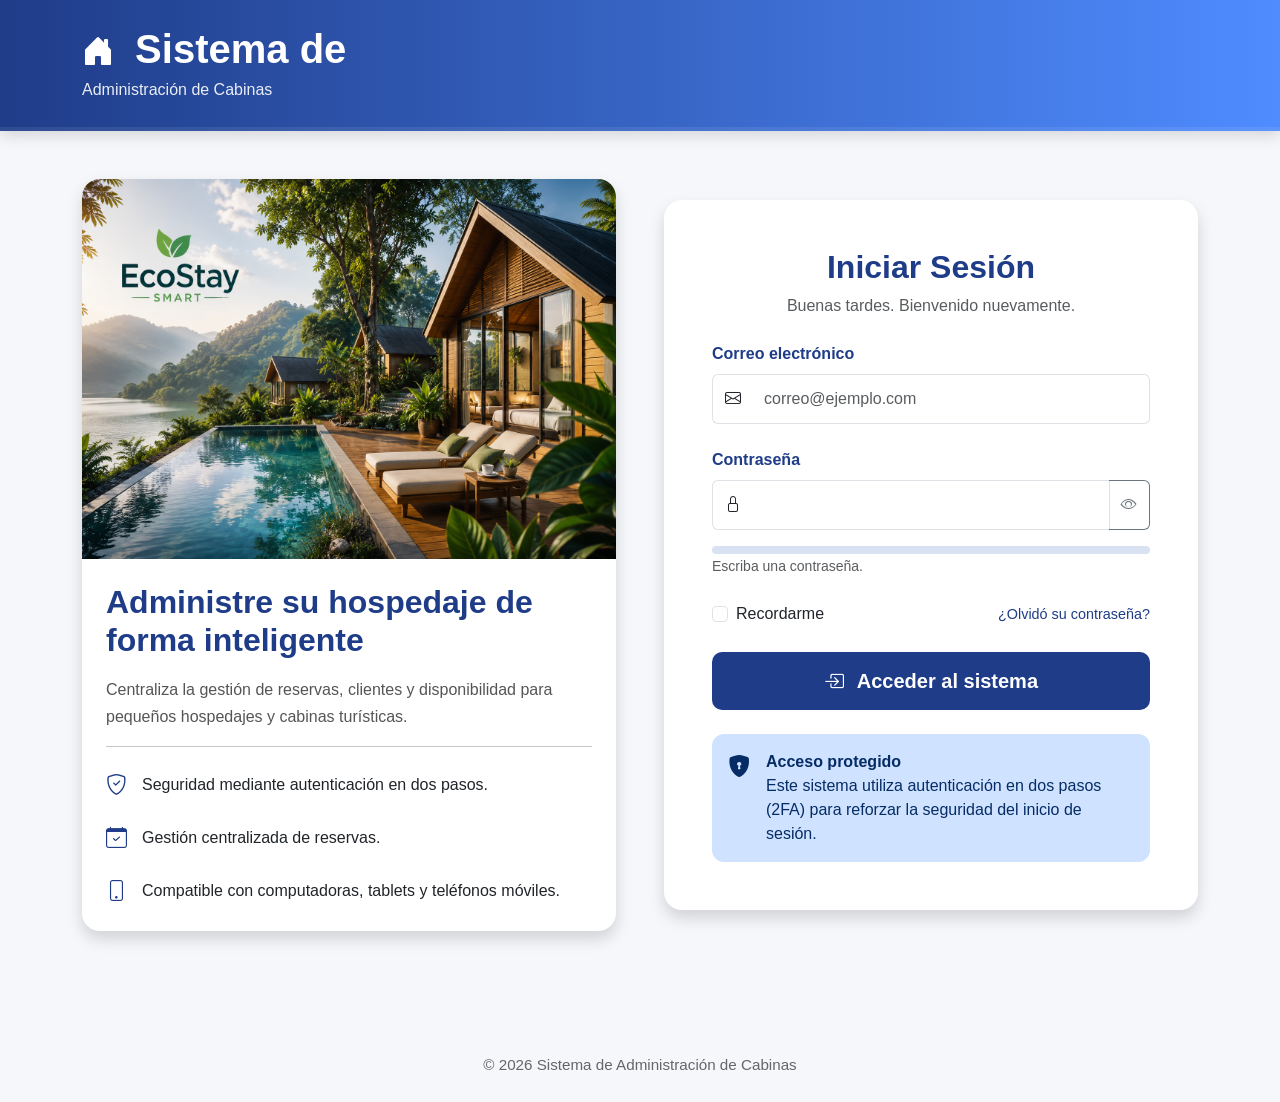
<file: index.html>
<!DOCTYPE html>
<html lang="es">

<head>

    <meta charset="UTF-8">

    <meta name="viewport"
          content="width=device-width, initial-scale=1.0">

    <title>Inicio de Sesión</title>

    <!-- Bootstrap -->

    <link href="https://cdn.jsdelivr.net/npm/bootstrap@5.3.3/dist/css/bootstrap.min.css"
          rel="stylesheet">

    <!-- Bootstrap Icons -->

    <link rel="stylesheet"
          href="https://cdn.jsdelivr.net/npm/bootstrap-icons@1.11.3/font/bootstrap-icons.min.css">

    <!-- CSS -->

    <link rel="stylesheet"
          href="css/index.css">

</head>

<body>

    <!-- ==========================================================
                            ENCABEZADO
    =========================================================== -->

    <header class="encabezado">

        <div class="container">

            <div class="row align-items-center">

                <div class="col">

                    <h1>

                        <i class="bi bi-house-door-fill"></i>

                        Sistema de 

                    </h1>

                    <p>

                        Administración de Cabinas

                    </p>

                </div>

            </div>

        </div>

    </header>

    <!-- ==========================================================
                            CONTENIDO
    =========================================================== -->

    <main class="container py-5">

        <div class="row g-5 align-items-center">

            <!-- ==========================================
                    PANEL IZQUIERDO
            =========================================== -->

            <div class="col-lg-6">

                <div class="card shadow border-0 tarjeta-informacion">

                    <img
                        src="img/loginCabina.png"
                        alt="Cabina"
                        class="card-img-top imagen-cabina">

                    <div class="card-body p-4">

                        <h2 class="mb-3">

                            Administre su hospedaje
                            de forma inteligente

                        </h2>

                        <p>

                            Centraliza la gestión
                            de reservas, clientes y disponibilidad
                            para pequeños hospedajes y cabinas
                            turísticas.

                        </p>

                        <hr>

                        <div class="beneficio">

                            <i class="bi bi-shield-check"></i>

                            Seguridad mediante autenticación
                            en dos pasos.

                        </div>

                        <div class="beneficio">

                            <i class="bi bi-calendar-check"></i>

                            Gestión centralizada de reservas.

                        </div>

                        <div class="beneficio">

                            <i class="bi bi-phone"></i>

                            Compatible con computadoras,
                            tablets y teléfonos móviles.

                        </div>

                    </div>

                </div>

            </div>

            <!-- ==========================================
                    LOGIN
            =========================================== -->

            <div class="col-lg-6">

                <div class="card shadow border-0 tarjeta-login">

                    <div class="card-body p-5">

                        <h2 class="text-center">

                            Iniciar Sesión

                        </h2>

                        <p
                            class="text-center text-muted mb-4"
                            id="mensajeBienvenida">

                            Bienvenido.

                        </p>

                        <form
                            id="formularioLogin">

                            <!-- Correo -->

                            <div class="mb-4">

                                <label class="form-label">

                                    Correo electrónico

                                </label>

                                <div class="input-group">

                                    <span class="input-group-text">

                                        <i class="bi bi-envelope"></i>

                                    </span>

                                    <input
                                        type="email"
                                        id="correoElectronico"
                                        class="form-control"
                                        placeholder="correo@ejemplo.com"
                                        required>

                                </div>

                            </div>

                            <!-- Contraseña -->

                            <div class="mb-3">

                                <label class="form-label">

                                    Contraseña

                                </label>

                                <div class="input-group">

                                    <span class="input-group-text">

                                        <i class="bi bi-lock"></i>

                                    </span>

                                    <input
                                        type="password"
                                        id="contrasena"
                                        class="form-control"
                                        required>

                                    <button
                                        type="button"
                                        id="botonMostrarContrasena"
                                        class="btn btn-outline-secondary">

                                        <i class="bi bi-eye"></i>

                                    </button>

                                </div>

                            </div>
                    
                            <!-- Barra de seguridad -->

                            <div class="mb-4">

                                <div class="progress">

                                    <div
                                        id="barraSeguridad"
                                        class="progress-bar"
                                        role="progressbar"
                                        style="width:0%;">

                                    </div>

                                </div>

                                <small
                                    id="textoSeguridad"
                                    class="text-muted">

                                    Escriba una contraseña.

                                </small>

                            </div>

                            <!-- Recordarme -->

                            <div class="d-flex justify-content-between align-items-center mb-4">

                                <div class="form-check">

                                    <input
                                        type="checkbox"
                                        class="form-check-input"
                                        id="recordarme">

                                    <label
                                        class="form-check-label"
                                        for="recordarme">

                                        Recordarme

                                    </label>

                                </div>

                                <a
                                    href="recuperar.html"
                                    class="link-recuperar">

                                    ¿Olvidó su contraseña?

                                </a>

                            </div>

                            <!-- Botón -->

                            <div class="d-grid">

                                <button
                                    type="submit"
                                    class="btn btn-primary btn-lg">

                                    <i class="bi bi-box-arrow-in-right me-2"></i>

                                    Acceder al sistema

                                </button>

                            </div>

                        </form>

                        <!-- Tarjeta de seguridad -->

                        <div class="alert alert-primary mt-4 mb-0">

                            <div class="d-flex">

                                <i class="bi bi-shield-lock-fill me-3"></i>

                                <div>

                                    <strong>

                                        Acceso protegido

                                    </strong>

                                    <br>

                                    Este sistema utiliza autenticación
                                    en dos pasos (2FA) para
                                    reforzar la seguridad del
                                    inicio de sesión.

                                </div>

                            </div>

                        </div>

                    </div>

                </div>

            </div>

        </div>

    </main>

    <!-- ==========================================
                    PIE DE PÁGINA
    =========================================== -->

    <footer class="pie-pagina">

        <div class="container">

            <p class="mb-0">

                © 2026 Sistema de Administración de Cabinas

            </p>

        </div>

    </footer>

    <!-- ==========================================
                MODAL AUTENTICACIÓN 2FA
         =========================================== -->

        <div class="modal fade" id="modalDosPasos" tabindex="-1">

            <div class="modal-dialog modal-dialog-centered">

                <div class="modal-content">

                    <div class="modal-header bg-primary text-white">

                        <h5 class="modal-title">

                            <i class="bi bi-shield-lock-fill me-2"></i>

                            Verificación en dos pasos

                        </h5>

                    </div>

                    <div class="modal-body">

                        <p>

                            Se ha enviado un código de verificación
                            al correo electrónico registrado.

                        </p>

                        <div class="alert alert-info">

                            <strong>Simulación:</strong>

                            El código aparece en la consola del navegador (F12).

                        </div>

                        <input
                            type="text"
                            id="codigoDosPasos"
                            class="form-control"
                            maxlength="6"
                            placeholder="Ingrese el código">

                    </div>

                    <div class="modal-footer">

                        <button
                            class="btn btn-primary"
                            id="botonVerificarCodigo">

                            Verificar

                        </button>

                    </div>

                </div>

            </div>

        </div>

    <!-- Bootstrap -->

    <script src="https://cdn.jsdelivr.net/npm/bootstrap@5.3.3/dist/js/bootstrap.bundle.min.js"></script>

    <!-- JavaScript -->

    <script src="js/index.js"></script>

</body>

</html>
</file>
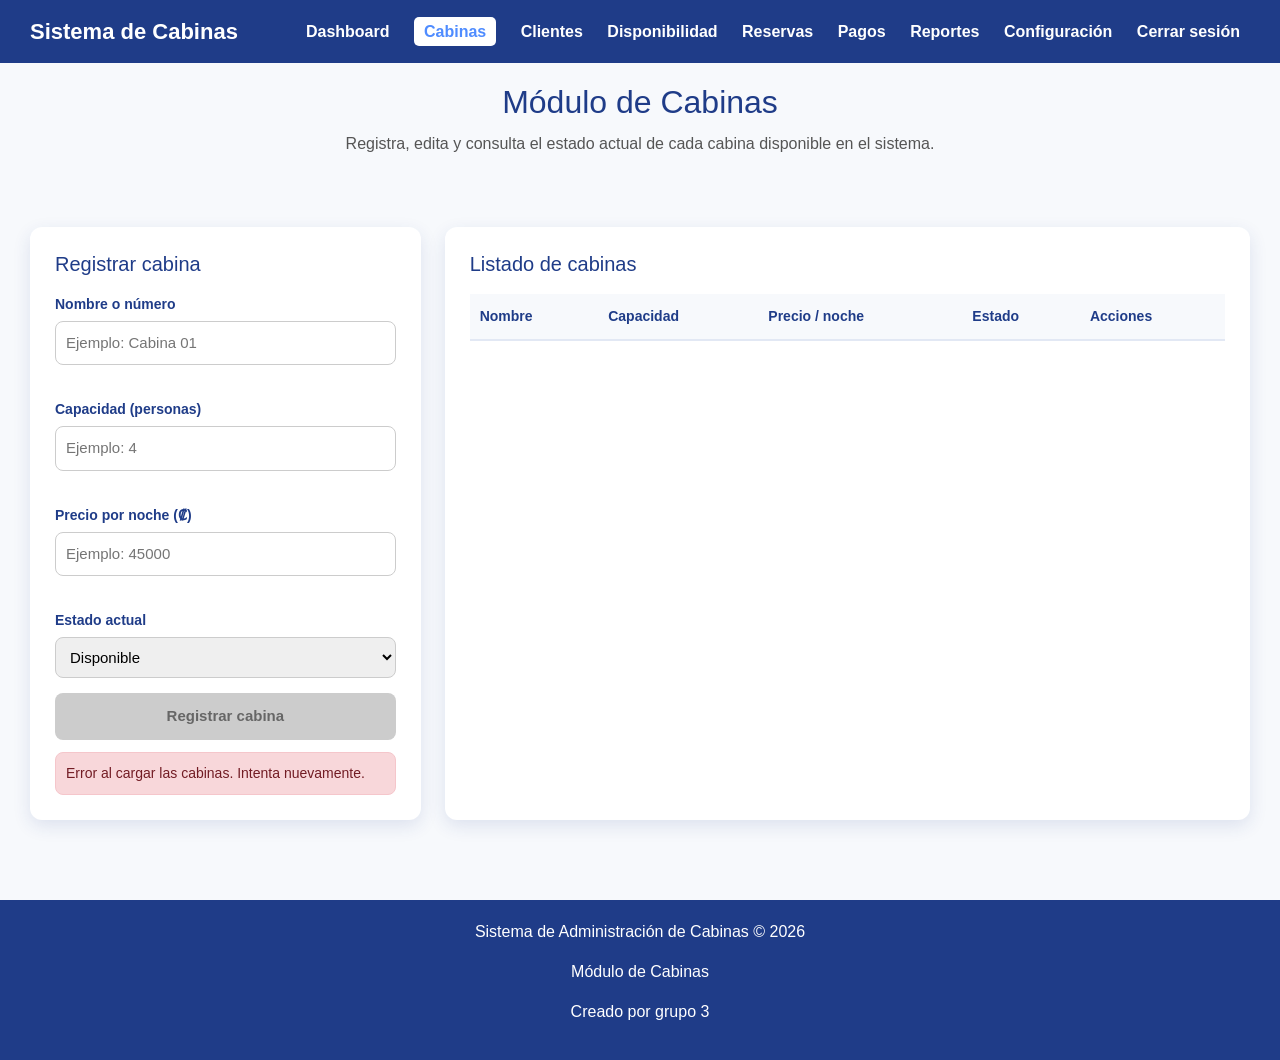
<file: cabinas.html>
<!DOCTYPE html>
<html lang="es">

<head>
    <meta charset="UTF-8" />
    <meta name="viewport" content="width=device-width, initial-scale=1.0" />
    <title>Cabinas | Sistema de Administración de Cabinas</title>
    <link href="https://cdn.jsdelivr.net/npm/bootstrap@5.3.3/dist/css/bootstrap.min.css" rel="stylesheet" />

    <link rel="stylesheet" href="css/style.css" />
    <link rel="stylesheet" href="css/cabinas.css" />
</head>

<body>

    <header class="navbar">
        <div class="logo">Sistema de Cabinas</div>

        <nav>
            <a href="dashboard.php">Dashboard</a>
            <a href="cabinas.html" class="active">Cabinas</a>
            <a href="clientes.html">Clientes</a>
            <a href="disponibilidad.php">Disponibilidad</a>
            <a href="reservas.html">Reservas</a>
            <a href="pagos.html">Pagos</a>
            <a href="reportes.html">Reportes</a>
            <a href="configuracion.php">Configuración</a>
            <a href="index.html">Cerrar sesión</a>
        </nav>
    </header>

    <div class="encabezado-pagina">
        <h1>Módulo de Cabinas</h1>
        <p>
            Registra, edita y consulta el estado actual de cada cabina disponible
            en el sistema.
        </p>
    </div>

    <main>
        <div id="cabinas">

            <div class="row g-4">
                <div class="col-12 col-lg-4">
                    <section id="formulario-cabina">
                        <h2 id="titulo-formulario-cabina">Registrar cabina</h2>

                        <form id="form-cabina">
                            <input type="hidden" id="cabina-id" value="" />

                            <div class="formulario-grupo">
                                <label for="cabina-nombre">Nombre o número</label>
                                <input type="text" id="cabina-nombre" placeholder="Ejemplo: Cabina 01" required />
                                <span id="error-cabina-nombre" class="error-mensaje"></span>
                            </div>

                            <div class="formulario-grupo">
                                <label for="cabina-capacidad">Capacidad (personas)</label>
                                <input type="number" id="cabina-capacidad" min="1" placeholder="Ejemplo: 4" required />
                                <span id="error-cabina-capacidad" class="error-mensaje"></span>
                            </div>

                            <div class="formulario-grupo">
                                <label for="cabina-precio">Precio por noche (₡)</label>
                                <input type="number" id="cabina-precio" min="0" placeholder="Ejemplo: 45000" required />
                                <span id="error-cabina-precio" class="error-mensaje"></span>
                            </div>

                            <div class="formulario-grupo">
                                <label for="cabina-estado">Estado actual</label>
                                <select id="cabina-estado">
                                    <option value="disponible">Disponible</option>
                                    <option value="ocupada">Ocupada</option>
                                    <option value="mantenimiento">En mantenimiento</option>
                                </select>
                            </div>

                            <div class="formulario-acciones">
                                <button type="submit" id="btn-guardar-cabina" disabled>Registrar cabina</button>
                                <button type="button" id="btn-cancelar-cabina" class="btn-secundario"
                                    style="display:none;">Cancelar</button>
                            </div>

                            <div id="mensaje-exito-cabina" class="exito-oculto"></div>
                        </form>
                    </section>
                </div>

                <div class="col-12 col-lg-8">
                    <section id="listado-cabinas">
                        <h2>Listado de cabinas</h2>

                        <div class="tabla-contenedor">
                            <table id="tabla-cabinas">
                                <thead>
                                    <tr>
                                        <th>Nombre</th>
                                        <th>Capacidad</th>
                                        <th>Precio / noche</th>
                                        <th>Estado</th>
                                        <th>Acciones</th>
                                    </tr>
                                </thead>
                                <tbody id="cuerpo-tabla-cabinas">
                                </tbody>
                            </table>
                        </div>

                        <p id="mensaje-sin-cabinas" class="sin-datos" style="display:none;">
                            No hay cabinas registradas todavía.
                        </p>
                    </section>
                </div>
            </div>

        </div>
    </main>

    <footer>
        <p>Sistema de Administración de Cabinas © 2026</p>
        <p>Módulo de Cabinas</p>
        <p>Creado por grupo 3</p>
    </footer>

    <script src="js/cabinas.js"></script>

</body>

</html>
</file>
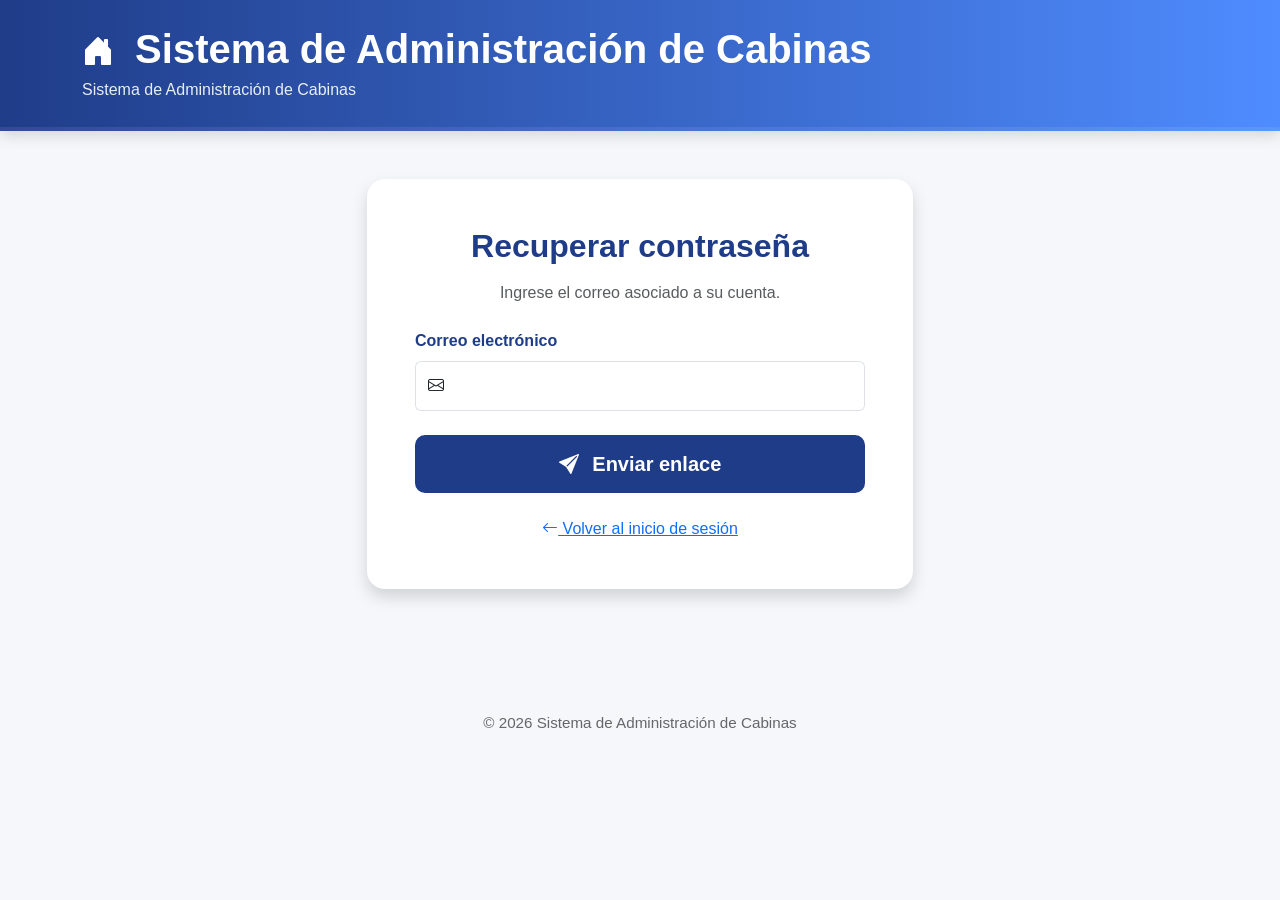
<file: recuperar.html>
<!DOCTYPE html>
<html lang="es">

<head>

    <meta charset="UTF-8">

    <meta name="viewport"
          content="width=device-width, initial-scale=1.0">

    <title>Recuperar contraseña | Sistema de Administración de Cabinas</title>

    <link href="https://cdn.jsdelivr.net/npm/bootstrap@5.3.3/dist/css/bootstrap.min.css"
          rel="stylesheet">

    <link rel="stylesheet"
          href="https://cdn.jsdelivr.net/npm/bootstrap-icons@1.11.3/font/bootstrap-icons.min.css">

    <link rel="stylesheet"
          href="css/index.css">

</head>

<body>

<header class="encabezado">

    <div class="container">

        <h1>

            <i class="bi bi-house-door-fill"></i>

            Sistema de Administración de Cabinas

        </h1>

        <p>Sistema de Administración de Cabinas</p>

    </div>

</header>

<main class="container py-5">

    <div class="row justify-content-center">

        <div class="col-lg-6">

            <div class="card shadow border-0 tarjeta-login">

                <div class="card-body p-5">

                    <h2 class="text-center mb-3">

                        Recuperar contraseña

                    </h2>

                    <p class="text-center text-muted mb-4">

                        Ingrese el correo asociado a su cuenta.

                    </p>

                    <form id="formularioRecuperar">

                        <div class="mb-4">

                            <label class="form-label">

                                Correo electrónico

                            </label>

                            <div class="input-group">

                                <span class="input-group-text">

                                    <i class="bi bi-envelope"></i>

                                </span>

                                <input
                                    id="correoRecuperacion"
                                    type="email"
                                    class="form-control"
                                    required>

                            </div>

                        </div>

                        <div class="d-grid">

                            <button
                                class="btn btn-primary btn-lg"
                                type="submit">

                                <i class="bi bi-send-fill me-2"></i>

                                Enviar enlace

                            </button>

                        </div>

                    </form>

                    <div
                        id="mensajeRecuperacion"
                        class="alert alert-success mt-4 d-none">

                        <i class="bi bi-check-circle-fill me-2"></i>

                        Se ha enviado un enlace de recuperación al correo indicado.

                        <br><br>

                        <small>

                            (Simulación para efectos académicos)

                        </small>

                    </div>

                    <div class="text-center mt-4">

                        <a href="index.html">

                            <i class="bi bi-arrow-left"></i>

                            Volver al inicio de sesión

                        </a>

                    </div>

                </div>

            </div>

        </div>

    </div>

</main>

<footer class="pie-pagina">

    © 2026 Sistema de Administración de Cabinas

</footer>

<script src="https://cdn.jsdelivr.net/npm/bootstrap@5.3.3/dist/js/bootstrap.bundle.min.js"></script>

<script>

const formularioRecuperar = document.getElementById("formularioRecuperar");

const mensajeRecuperacion = document.getElementById("mensajeRecuperacion");

formularioRecuperar.addEventListener("submit", function(evento){

    evento.preventDefault();

    mensajeRecuperacion.classList.remove("d-none");

    formularioRecuperar.reset();

});

</script>

</body>

</html>
</file>
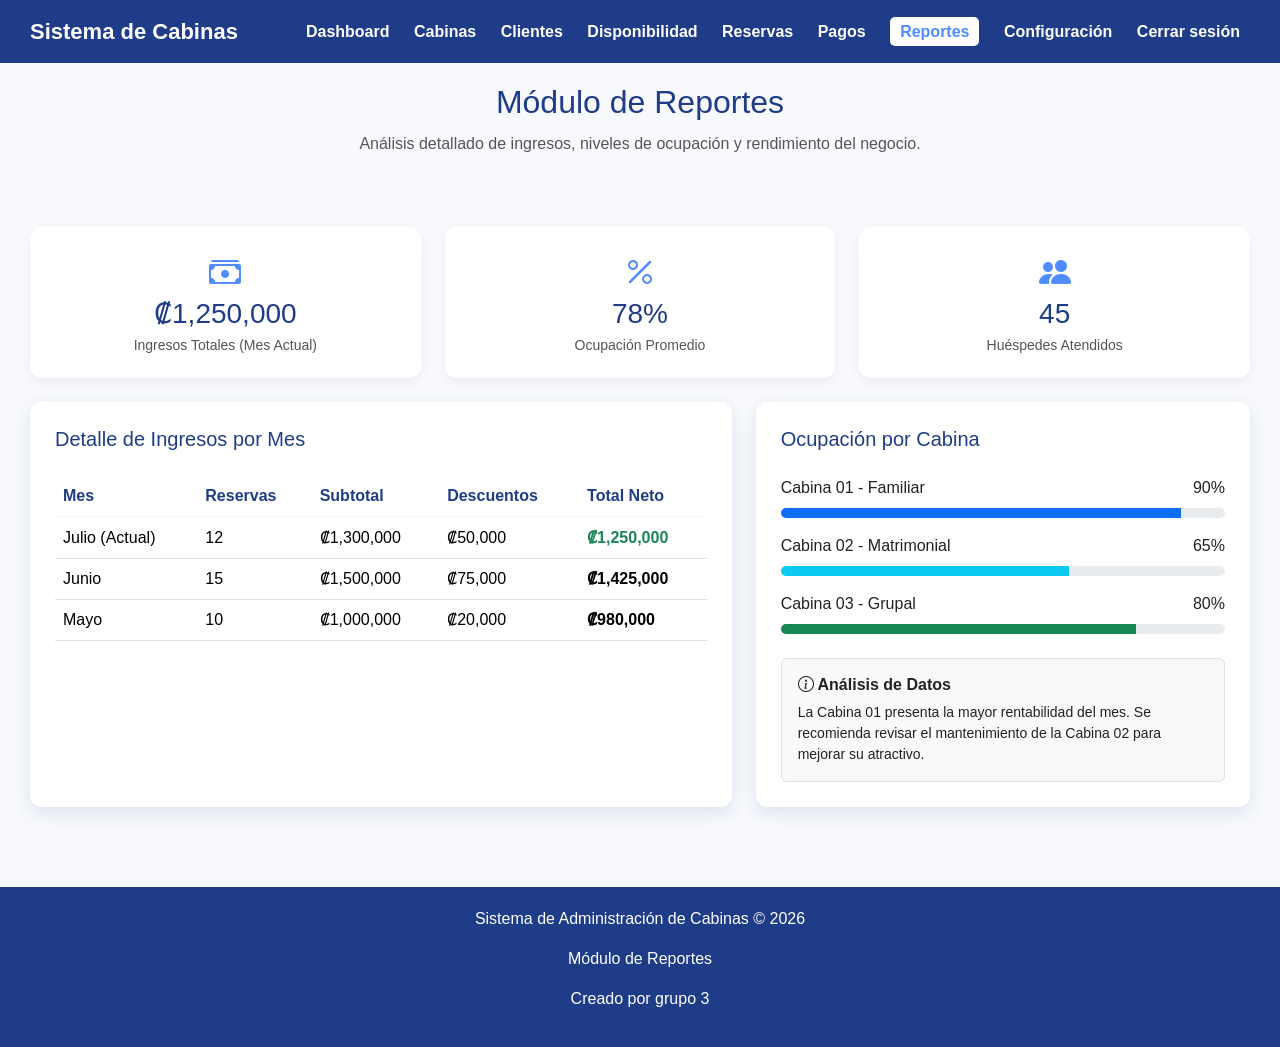
<file: reportes.html>
<!DOCTYPE html>
<html lang="es">

<head>
    <meta charset="UTF-8" />
    <meta name="viewport" content="width=device-width, initial-scale=1.0" />
    <title>Reportes | Sistema de Administración de Cabinas</title>
    <link href="https://cdn.jsdelivr.net/npm/bootstrap@5.3.3/dist/css/bootstrap.min.css" rel="stylesheet" />
    <link rel="stylesheet" href="https://cdn.jsdelivr.net/npm/bootstrap-icons@1.11.3/font/bootstrap-icons.min.css">
    <link rel="stylesheet" href="css/style.css" />
    <link rel="stylesheet" href="css/dashboard.css" />
    <link rel="stylesheet" href="css/reportes.css" />
</head>

<body>

    <header class="navbar">
        <div class="logo">Sistema de Cabinas</div>

        <nav>
            <a href="dashboard.php">Dashboard</a>
            <a href="cabinas.html">Cabinas</a>
            <a href="clientes.html">Clientes</a>
            <a href="disponibilidad.php">Disponibilidad</a>
            <a href="reservas.html">Reservas</a>
            <a href="pagos.html">Pagos</a>
            <a href="reportes.html" class="active">Reportes</a>
            <a href="configuracion.php">Configuración</a>
            <a href="index.html">Cerrar sesión</a>
        </nav>
    </header>

    <div class="encabezado-pagina">
        <h1>Módulo de Reportes</h1>
        <p>
            Análisis detallado de ingresos, niveles de ocupación y rendimiento del negocio.
        </p>
    </div>

    <main>
        <div id="reportes">

            <!-- Resumen Rápido -->
            <div class="row g-4 mb-4">
                <div class="col-md-4">
                    <div class="tarjeta-resumen report-card">
                        <i class="bi bi-cash-stack icono-resumen"></i>
                        <h3>₡1,250,000</h3>
                        <p>Ingresos Totales (Mes Actual)</p>
                    </div>
                </div>
                <div class="col-md-4">
                    <div class="tarjeta-resumen report-card">
                        <i class="bi bi-percent icono-resumen"></i>
                        <h3>78%</h3>
                        <p>Ocupación Promedio</p>
                    </div>
                </div>
                <div class="col-md-4">
                    <div class="tarjeta-resumen report-card">
                        <i class="bi bi-people-fill icono-resumen"></i>
                        <h3>45</h3>
                        <p>Huéspedes Atendidos</p>
                    </div>
                </div>
            </div>

            <div class="row g-4">
                <!-- Reporte de Ingresos -->
                <div class="col-12 col-lg-7">
                    <section id="reporte-ingresos">
                        <h2>Detalle de Ingresos por Mes</h2>
                        <div class="tabla-contenedor">
                            <table class="table">
                                <thead>
                                    <tr>
                                        <th>Mes</th>
                                        <th>Reservas</th>
                                        <th>Subtotal</th>
                                        <th>Descuentos</th>
                                        <th>Total Neto</th>
                                    </tr>
                                </thead>
                                <tbody>
                                    <tr>
                                        <td>Julio (Actual)</td>
                                        <td>12</td>
                                        <td>₡1,300,000</td>
                                        <td>₡50,000</td>
                                        <td class="fw-bold text-success">₡1,250,000</td>
                                    </tr>
                                    <tr>
                                        <td>Junio</td>
                                        <td>15</td>
                                        <td>₡1,500,000</td>
                                        <td>₡75,000</td>
                                        <td class="fw-bold">₡1,425,000</td>
                                    </tr>
                                    <tr>
                                        <td>Mayo</td>
                                        <td>10</td>
                                        <td>₡1,000,000</td>
                                        <td>₡20,000</td>
                                        <td class="fw-bold">₡980,000</td>
                                    </tr>
                                </tbody>
                            </table>
                        </div>
                    </section>
                </div>

                <!-- Reporte de Ocupación por Cabina -->
                <div class="col-12 col-lg-5">
                    <section id="reporte-ocupacion">
                        <h2>Ocupación por Cabina</h2>
                        
                        <div class="mb-3">
                            <label class="form-label d-flex justify-content-between">
                                <span>Cabina 01 - Familiar</span>
                                <span>90%</span>
                            </label>
                            <div class="progress" style="height: 10px;">
                                <div class="progress-bar bg-primary" role="progressbar" style="width: 90%"></div>
                            </div>
                        </div>

                        <div class="mb-3">
                            <label class="form-label d-flex justify-content-between">
                                <span>Cabina 02 - Matrimonial</span>
                                <span>65%</span>
                            </label>
                            <div class="progress" style="height: 10px;">
                                <div class="progress-bar bg-info" role="progressbar" style="width: 65%"></div>
                            </div>
                        </div>

                        <div class="mb-3">
                            <label class="form-label d-flex justify-content-between">
                                <span>Cabina 03 - Grupal</span>
                                <span>80%</span>
                            </label>
                            <div class="progress" style="height: 10px;">
                                <div class="progress-bar bg-success" role="progressbar" style="width: 80%"></div>
                            </div>
                        </div>

                        <div class="mt-4 p-3 bg-light rounded border">
                            <h5 class="fs-6 fw-bold"><i class="bi bi-info-circle"></i> Análisis de Datos</h5>
                            <p class="small mb-0">La Cabina 01 presenta la mayor rentabilidad del mes. Se recomienda revisar el mantenimiento de la Cabina 02 para mejorar su atractivo.</p>
                        </div>
                    </section>
                </div>
            </div>

        </div>
    </main>

    <footer>
        <p>Sistema de Administración de Cabinas © 2026</p>
        <p>Módulo de Reportes</p>
        <p>Creado por grupo 3</p>
    </footer>

    <script src="js/reportes.js"></script>

</body>

</html>
</file>
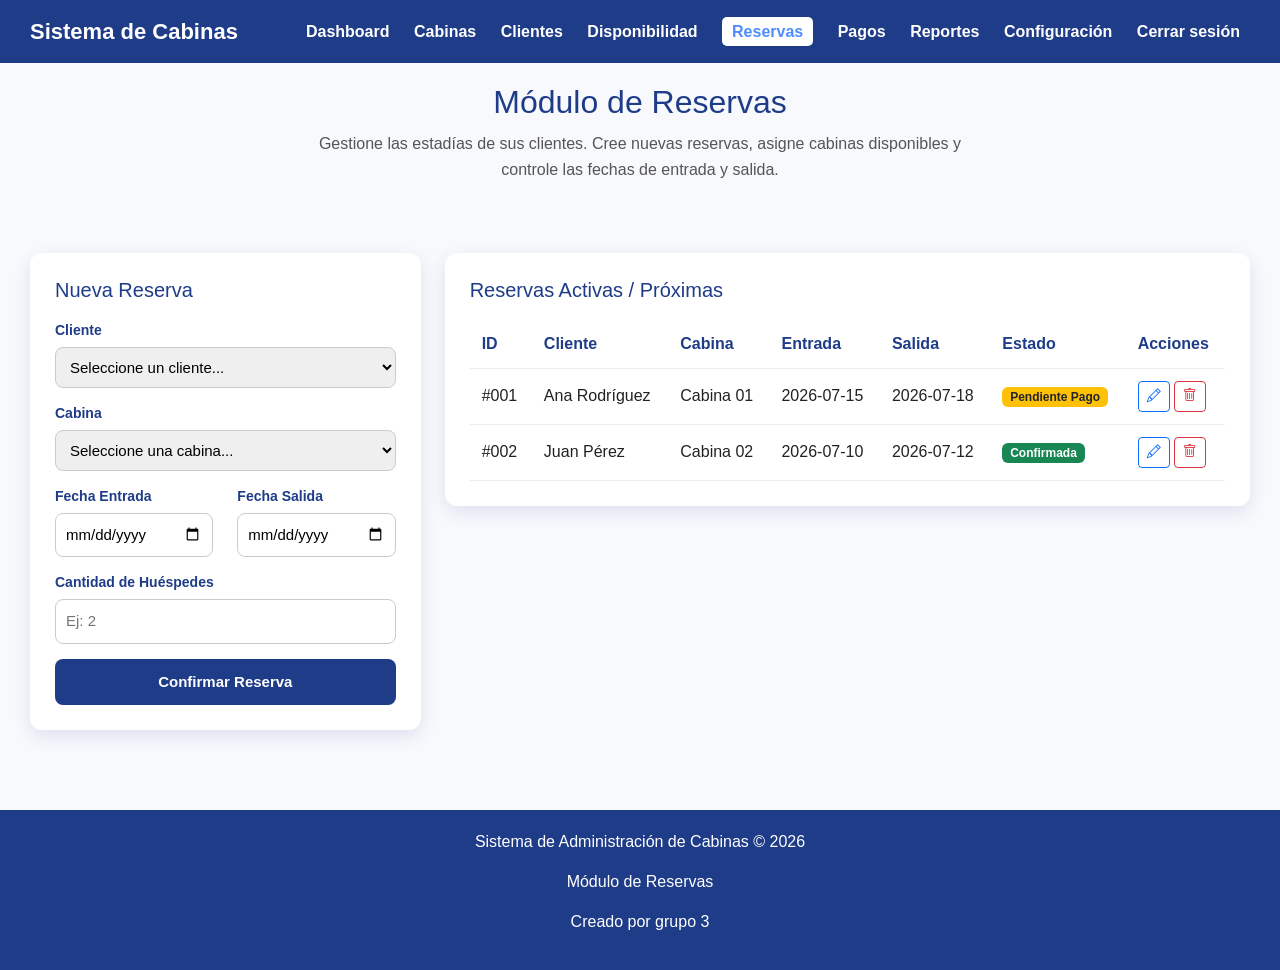
<file: reservas.html>
<!DOCTYPE html>
<html lang="es">

<head>
    <meta charset="UTF-8" />
    <meta name="viewport" content="width=device-width, initial-scale=1.0" />
    <title>Reservas | Sistema de Administración de Cabinas</title>
    <link href="https://cdn.jsdelivr.net/npm/bootstrap@5.3.3/dist/css/bootstrap.min.css" rel="stylesheet" />
    <link rel="stylesheet" href="https://cdn.jsdelivr.net/npm/bootstrap-icons@1.11.3/font/bootstrap-icons.min.css">
    <link rel="stylesheet" href="css/style.css" />
    <link rel="stylesheet" href="css/reservas.css" />
</head>

<body>

    <header class="navbar">
        <div class="logo">Sistema de Cabinas</div>

        <nav>
            <a href="dashboard.php">Dashboard</a>
            <a href="cabinas.html">Cabinas</a>
            <a href="clientes.html">Clientes</a>
            <a href="disponibilidad.php">Disponibilidad</a>
            <a href="reservas.html" class="active">Reservas</a>
            <a href="pagos.html">Pagos</a>
            <a href="reportes.html">Reportes</a>
            <a href="configuracion.php">Configuración</a>
            <a href="index.html">Cerrar sesión</a>
        </nav>
    </header>

    <div class="encabezado-pagina">
        <h1>Módulo de Reservas</h1>
        <p>
            Gestione las estadías de sus clientes. Cree nuevas reservas, asigne cabinas disponibles y controle las fechas de entrada y salida.
        </p>
    </div>

    <main>
        <div id="reservas">

            <div class="row g-4">
                <div class="col-12 col-lg-4">
                    <section id="formulario-reserva">
                        <h2>Nueva Reserva</h2>

                        <form id="form-reserva">
                            <div class="formulario-grupo">
                                <label for="reserva-cliente">Cliente</label>
                                <select id="reserva-cliente" required>
                                    <option value="">Seleccione un cliente...</option>
                                    <option value="1">Ana Rodríguez (123456789)</option>
                                    <option value="2">Juan Pérez (987654321)</option>
                                    <option value="3">María López (456789123)</option>
                                </select>
                            </div>

                            <div class="formulario-grupo">
                                <label for="reserva-cabina">Cabina</label>
                                <select id="reserva-cabina" required>
                                    <option value="">Seleccione una cabina...</option>
                                    <option value="101">Cabina 01 - Familiar (₡45,000)</option>
                                    <option value="102">Cabina 02 - Matrimonial (₡35,000)</option>
                                    <option value="103">Cabina 03 - Grupal (₡60,000)</option>
                                </select>
                            </div>

                            <div class="row">
                                <div class="col-md-6">
                                    <div class="formulario-grupo">
                                        <label for="reserva-entrada">Fecha Entrada</label>
                                        <input type="date" id="reserva-entrada" required />
                                    </div>
                                </div>
                                <div class="col-md-6">
                                    <div class="formulario-grupo">
                                        <label for="reserva-salida">Fecha Salida</label>
                                        <input type="date" id="reserva-salida" required />
                                    </div>
                                </div>
                            </div>

                            <div class="formulario-grupo">
                                <label for="reserva-huespedes">Cantidad de Huéspedes</label>
                                <input type="number" id="reserva-huespedes" min="1" max="10" placeholder="Ej: 2" required />
                            </div>

                            <div class="formulario-acciones">
                                <button type="submit" id="btn-guardar-reserva">Confirmar Reserva</button>
                            </div>

                            <div id="mensaje-exito-reserva" class="exito-oculto">
                                ¡Reserva creada exitosamente!
                            </div>
                        </form>
                    </section>
                </div>

                <div class="col-12 col-lg-8">
                    <section id="listado-reservas">
                        <h2>Reservas Activas / Próximas</h2>

                        <div class="tabla-contenedor">
                            <table id="tabla-reservas">
                                <thead>
                                    <tr>
                                        <th>ID</th>
                                        <th>Cliente</th>
                                        <th>Cabina</th>
                                        <th>Entrada</th>
                                        <th>Salida</th>
                                        <th>Estado</th>
                                        <th>Acciones</th>
                                    </tr>
                                </thead>
                                <tbody id="cuerpo-tabla-reservas">
                                    <tr>
                                        <td>#001</td>
                                        <td>Ana Rodríguez</td>
                                        <td>Cabina 01</td>
                                        <td>2026-07-15</td>
                                        <td>2026-07-18</td>
                                        <td><span class="badge bg-warning text-dark">Pendiente Pago</span></td>
                                        <td>
                                            <button class="btn btn-sm btn-outline-primary"><i class="bi bi-pencil"></i></button>
                                            <button class="btn btn-sm btn-outline-danger"><i class="bi bi-trash"></i></button>
                                        </td>
                                    </tr>
                                    <tr>
                                        <td>#002</td>
                                        <td>Juan Pérez</td>
                                        <td>Cabina 02</td>
                                        <td>2026-07-10</td>
                                        <td>2026-07-12</td>
                                        <td><span class="badge bg-success">Confirmada</span></td>
                                        <td>
                                            <button class="btn btn-sm btn-outline-primary"><i class="bi bi-pencil"></i></button>
                                            <button class="btn btn-sm btn-outline-danger"><i class="bi bi-trash"></i></button>
                                        </td>
                                    </tr>
                                </tbody>
                            </table>
                        </div>
                    </section>
                </div>
            </div>

        </div>
    </main>

    <footer>
        <p>Sistema de Administración de Cabinas © 2026</p>
        <p>Módulo de Reservas</p>
        <p>Creado por grupo 3</p>
    </footer>

    <script src="js/reservas.js"></script>

</body>

</html>
</file>
<file: css/index.css>
/* =====================================================
                ESTILOS GENERALES
===================================================== */

*{
    margin:0;
    padding:0;
    box-sizing:border-box;
}

body{

    font-family:Arial, Helvetica, sans-serif;

    background:#f5f7fb;

    color:#222;

}

/* =====================================================
                    ENCABEZADO
===================================================== */

.encabezado{

    background:linear-gradient(90deg,#1f3c88,#4f8cff);

    color:white;

    padding: 25px 0;

    box-shadow:0 4px 15px rgba(0,0,0,.15);

    border-bottom:4px solid rgba(255,255,255,.08);

}


.encabezado h1{

    font-size:2.5rem;

    font-weight:700;

    margin-bottom:5px;

}

.encabezado h1 i{

    font-size:2rem;

    margin-right:10px;

}

.encabezado p{

    margin:0;

    font-size:1rem;

    opacity:.9;

}

/* =====================================================
                    TARJETAS
===================================================== */

.card{

    border:none;

    border-radius:18px;

}

.tarjeta-informacion{

    overflow:hidden;

    box-shadow:0 12px 30px rgba(0,0,0,.12);

}

.tarjeta-login{

    box-shadow:0 18px 40px rgba(0,0,0,.12);

}

.imagen-cabina{

    height:380px;

    object-fit:cover;

}

/* =====================================================
                PANEL IZQUIERDO
===================================================== */

.tarjeta-informacion h2{

    color:#1f3c88;

    font-weight:bold;

}

.tarjeta-informacion p{

    color:#555;

    line-height:1.7;

}

.beneficio{

    display:flex;

    align-items:center;

    gap:15px;

    margin-top:22px;

    font-size:1rem;

}

.beneficio i{

    color:#1f3c88;

    font-size:1.3rem;

}

/* =====================================================
                    LOGIN
===================================================== */

.tarjeta-login .card-body{

    padding:45px;

}

.tarjeta-login h2{

    color:#1f3c88;

    font-size:2rem;

    font-weight:700;

}

.form-label{

    font-weight:600;

    color:#1f3c88;

}

.input-group-text{

    background:#ffffff;

    border-right:none;

}

.form-control{

    border-left:none;

    padding:12px;

}

.form-control:focus{

    border-color:#4f8cff;

    box-shadow:0 0 0 .2rem rgba(79,140,255,.20);

}

.btn-outline-secondary{

    border-left:none;

}

.btn-outline-secondary:hover{

    background:#1f3c88;

    color:white;

}

/* =====================================================
            BARRA DE SEGURIDAD
===================================================== */

.progress{

    height:8px;

    border-radius:20px;

    background:#d9e2f2;

}

.progress-bar{

    width:0%;

    transition:.35s;

}

/* =====================================================
                    ENLACES
===================================================== */

.link-recuperar{

    color:#1f3c88;

    text-decoration:none;

    font-size:.9rem;

}

.link-recuperar:hover{

    text-decoration:underline;

}

/* =====================================================
                    BOTÓN
===================================================== */

.btn-primary{

    background:#1f3c88;

    border:none;

    border-radius:10px;

    padding:14px;

    font-weight:600;

    transition:.3s;

}

.btn-primary:hover{

    background:#17306d;

    transform:translateY(-2px);

}

/* =====================================================
                    ALERTA
===================================================== */

.alert{

    border-radius:12px;

    border:none;

}

.alert i{

    font-size:1.4rem;

}

/* =====================================================
                    PIE DE PÁGINA
===================================================== */

.pie-pagina{

    margin-top:50px;

    padding:25px;

    text-align:center;

    color:#666;

    font-size:.95rem;

}

/* =====================================================
                    RESPONSIVE
===================================================== */

@media (max-width:991px){

    .encabezado{

        text-align:center;

    }

    .encabezado h1{

        font-size:2rem;

    }

    .imagen-cabina{

        height:260px;

    }

    .tarjeta-login .card-body{

        padding:30px;

    }

}

@media (max-width:576px){

    .encabezado{

        padding:15px;

    }

    .encabezado h1{

        font-size:1.7rem;

    }

    .encabezado p{

        font-size:.9rem;

    }

    .imagen-cabina{

        height:220px;

    }

    .tarjeta-login .card-body{

        padding:22px;

    }

    .btn-primary{

        padding:12px;

    }

}
</file>
<file: css/style.css>
/* Paleta de colores:
   Azul oscuro: #1f3c88
   Azul claro: #4f8cff
   Fondo: #f7f9fc
   Texto: #222
   Blanco: #fff
*/

* {
  margin: 0;
  padding: 0;
  box-sizing: border-box;
}

body {
  font-family: Arial, sans-serif;
  background: #f7f9fc;
  color: #222;
}

.navbar {
  background: #1f3c88;
  color: #fff;
  padding: 15px 30px;
  display: flex;
  justify-content: space-between;
  align-items: center;
  flex-wrap: wrap;
}

.logo {
  font-size: 22px;
  font-weight: bold;
}

.navbar a {
  color: #fff;
  text-decoration: none;
  margin: 0 10px;
  font-weight: bold;
}

.navbar a:hover,
.navbar a.active {
  color: #4f8cff;
  background: #fff;
  padding: 6px 10px;
  border-radius: 5px;
}

footer {
  background: #1f3c88;
  color: #fff;
  text-align: center;
  padding: 20px;
  margin-top: 40px;
}

main {
  padding: 30px;
}

.encabezado-pagina {
  text-align: center;
  padding: 20px 20px 30px 20px;
}

.encabezado-pagina h1 {
  color: #1f3c88;
  font-size: 32px;
  margin-bottom: 10px;
}

.encabezado-pagina p {
  color: #555555;
  font-size: 16px;
  max-width: 700px;
  margin: 0 auto;
  line-height: 1.6;
}

@media (max-width: 600px) {
  .navbar {
    flex-direction: column;
    text-align: center;
  }

  .navbar nav {
    margin-top: 10px;
  }

  .navbar a {
    display: block;
    margin: 8px 0;
  }
}
</file>
<file: css/cabinas.css>
#cabinas {
  padding: 10px 0;
}

#formulario-cabina {
  background: #fff;
  border-radius: 12px;
  padding: 25px;
  box-shadow: 0 6px 18px rgba(31, 60, 136, 0.12);
}

#formulario-cabina h2 {
  color: #1f3c88;
  font-size: 20px;
  margin-bottom: 18px;
}

.formulario-grupo {
  margin-bottom: 15px;
  display: flex;
  flex-direction: column;
}

.formulario-grupo label {
  font-size: 14px;
  font-weight: bold;
  color: #1f3c88;
  margin-bottom: 6px;
}

.formulario-grupo input,
.formulario-grupo select {
  padding: 10px;
  border: 1px solid #ccc;
  border-radius: 8px;
  font-size: 15px;
  outline: none;
  transition: border 0.3s ease;
}

.formulario-grupo input:focus,
.formulario-grupo select:focus {
  border: 2px solid #4f8cff;
}

.error-mensaje {
  color: #e74c3c;
  font-size: 13px;
  min-height: 16px;
  margin-top: 3px;
}

.formulario-acciones {
  display: flex;
  gap: 10px;
  margin-top: 10px;
}

#btn-guardar-cabina {
  flex: 1;
  padding: 12px;
  font-size: 15px;
  font-weight: bold;
  border: none;
  border-radius: 8px;
  background-color: #1f3c88;
  color: #fff;
  cursor: pointer;
  transition: background-color 0.2s ease;
}

#btn-guardar-cabina:hover {
  background-color: #4f8cff;
}

#btn-guardar-cabina:disabled {
  background-color: #cccccc;
  color: #666666;
  cursor: not-allowed;
}

.btn-secundario {
  padding: 12px 16px;
  font-size: 15px;
  font-weight: bold;
  border: 1px solid #1f3c88;
  border-radius: 8px;
  background-color: #fff;
  color: #1f3c88;
  cursor: pointer;
  transition: background-color 0.2s ease;
}

.btn-secundario:hover {
  background-color: #f7f9fc;
}

.exito-oculto {
  display: none;
}

.exito-visible {
  display: block;
  background-color: #d4edda;
  color: #155724;
  padding: 10px;
  border-radius: 8px;
  margin-top: 12px;
  font-size: 14px;
  border: 1px solid #c3e6cb;
}

#listado-cabinas {
  background: #fff;
  border-radius: 12px;
  padding: 25px;
  box-shadow: 0 6px 18px rgba(31, 60, 136, 0.12);
  height: 100%;
}

#listado-cabinas h2 {
  color: #1f3c88;
  font-size: 20px;
  margin-bottom: 18px;
}

.tabla-contenedor {
  overflow-x: auto;
}

#tabla-cabinas {
  width: 100%;
  border-collapse: collapse;
}

#tabla-cabinas th {
  text-align: left;
  background: #f7f9fc;
  color: #1f3c88;
  padding: 12px 10px;
  font-size: 14px;
  border-bottom: 2px solid #e2e8f4;
}

#tabla-cabinas td {
  padding: 12px 10px;
  font-size: 14px;
  border-bottom: 1px solid #eee;
  vertical-align: middle;
}

#tabla-cabinas tbody tr:hover {
  background: #f7f9fc;
}

.badge-estado {
  display: inline-block;
  padding: 5px 10px;
  border-radius: 20px;
  font-size: 12px;
  font-weight: bold;
  text-transform: uppercase;
}

.badge-activa {
  background: #d4edda;
  color: #155724;
}

.badge-inactiva {
  background: #e2e3e5;
  color: #383d41;
}

.badge-mantenimiento {
  background: #fff3cd;
  color: #856404;
}

.acciones-cabina {
  display: flex;
  gap: 8px;
}

.btn-icono {
  border: none;
  background: none;
  cursor: pointer;
  font-size: 16px;
  padding: 4px 8px;
  border-radius: 6px;
  transition: background 0.2s ease;
}

.btn-editar:hover {
  background: #dbe6fb;
}

.btn-eliminar:hover {
  background: #fbdbdb;
}

.sin-datos {
  text-align: center;
  color: #777;
  padding: 20px 0;
}

@media (max-width: 600px) {
  #formulario-cabina,
  #listado-cabinas {
    padding: 18px;
  }
}

.exito-error {
  background-color: #f8d7da !important;
  color: #721c24 !important;
  border: 1px solid #f5c6cb !important;
}
</file>
<file: css/dashboard.css>
#dashboard {
  padding: 10px 0;
}
 
/* Resumen */
.tarjeta-resumen {
  background: #fff;
  border-radius: 12px;
  padding: 22px;
  box-shadow: 0 6px 18px rgba(31, 60, 136, 0.12);
  text-align: center;
  height: 100%;
  transition: transform 0.2s ease;
}
 
.tarjeta-resumen:hover {
  transform: translateY(-3px);
}
 
.tarjeta-resumen .icono-resumen {
  font-size: 32px;
  color: #4f8cff;
  margin-bottom: 10px;
}
 
.tarjeta-resumen h3 {
  font-size: 28px;
  color: #1f3c88;
  margin-bottom: 4px;
}
 
.tarjeta-resumen p {
  color: #555555;
  font-size: 14px;
  margin: 0;
}
 
/* Alertas */
#panel-alertas {
  background: #fff;
  border-radius: 12px;
  padding: 25px;
  box-shadow: 0 6px 18px rgba(31, 60, 136, 0.12);
  height: 100%;
}
 
#panel-alertas h2 {
  color: #1f3c88;
  font-size: 20px;
  margin-bottom: 18px;
}
 
.alerta-item {
  display: flex;
  align-items: center;
  gap: 12px;
  padding: 12px 0;
  border-bottom: 1px solid #eee;
}
 
.alerta-item:last-child {
  border-bottom: none;
}
 
.alerta-icono {
  font-size: 18px;
  color: #1f3c88;
  flex-shrink: 0;
}
 
.alerta-texto {
  font-size: 14px;
  color: #333;
}
 
.sin-alertas {
  text-align: center;
  color: #777;
  padding: 20px 0;
}
 
/* Prediccion */
#panel-prediccion {
  background: #fff;
  border-radius: 12px;
  padding: 25px;
  box-shadow: 0 6px 18px rgba(31, 60, 136, 0.12);
  height: 100%;
}
 
#panel-prediccion h2 {
  color: #1f3c88;
  font-size: 20px;
  margin-bottom: 6px;
}
 
.subtitulo-prediccion {
  color: #777;
  font-size: 13px;
  margin-bottom: 18px;
}
 
.dato-prediccion {
  display: flex;
  justify-content: space-between;
  align-items: center;
  padding: 8px 0;
  font-size: 14px;
  color: #333;
  border-bottom: 1px dashed #e2e8f4;
}
 
.dato-prediccion strong {
  color: #1f3c88;
}
 
.badge-prediccion {
  display: inline-block;
  padding: 6px 12px;
  border-radius: 20px;
  font-size: 12px;
  font-weight: bold;
  text-transform: uppercase;
  margin-top: 4px;
}
 
.badge-aumento {
  background: #d4edda;
  color: #155724;
}
 
.badge-baja {
  background: #cfe2ff;
  color: #084298;
}
 
.badge-estable {
  background: #fff3cd;
  color: #856404;
}
 
.recomendacion-prediccion {
  margin-top: 14px;
  padding: 12px;
  border-radius: 8px;
  background: #f7f9fc;
  font-size: 14px;
  color: #1f3c88;
  font-weight: bold;
}
 
@media (max-width: 600px) {
  .tarjeta-resumen,
  #panel-alertas,
  #panel-prediccion {
    padding: 18px;
  }
}
</file>
<file: css/reportes.css>
#reportes {
  padding: 10px 0;
}

#reporte-ingresos, #reporte-ocupacion {
  background: #fff;
  border-radius: 12px;
  padding: 25px;
  box-shadow: 0 6px 18px rgba(31, 60, 136, 0.12);
  height: 100%;
}

#reporte-ingresos h2, #reporte-ocupacion h2 {
  color: #1f3c88;
  font-size: 20px;
  margin-bottom: 25px;
}

.report-card {
    background: #fff;
    border: none;
    box-shadow: 0 4px 12px rgba(0,0,0,0.05);
}

.progress {
    background-color: #e9ecef;
    border-radius: 5px;
    margin-bottom: 5px;
}

.progress-bar {
    transition: width 1s ease-in-out;
}

.tabla-contenedor {
  overflow-x: auto;
}

.table th {
    color: #1f3c88;
    border-bottom: 2px solid #f7f9fc;
}

.table td {
    vertical-align: middle;
}
</file>
<file: css/reservas.css>
#reservas {
  padding: 10px 0;
}

#formulario-reserva {
  background: #fff;
  border-radius: 12px;
  padding: 25px;
  box-shadow: 0 6px 18px rgba(31, 60, 136, 0.12);
}

#formulario-reserva h2 {
  color: #1f3c88;
  font-size: 20px;
  margin-bottom: 18px;
}

.formulario-grupo {
  margin-bottom: 15px;
  display: flex;
  flex-direction: column;
}

.formulario-grupo label {
  font-size: 14px;
  font-weight: bold;
  color: #1f3c88;
  margin-bottom: 6px;
}

.formulario-grupo input,
.formulario-grupo select {
  padding: 10px;
  border: 1px solid #ccc;
  border-radius: 8px;
  font-size: 15px;
  outline: none;
  transition: border 0.3s ease;
}

.formulario-grupo input:focus,
.formulario-grupo select:focus {
  border: 2px solid #4f8cff;
}

.formulario-acciones {
  display: flex;
  gap: 10px;
  margin-top: 10px;
}

.btn-cancelar-edicion {
  display: none;
  flex: 1;
  padding: 12px;
  font-size: 15px;
  font-weight: bold;
  border: 1px solid #adb5bd;
  border-radius: 8px;
  background-color: #fff;
  color: #495057;
  cursor: pointer;
}

.btn-cancelar-edicion.visible {
  display: inline-block;
}

#btn-guardar-reserva {
  flex: 1;
  padding: 12px;
  font-size: 15px;
  font-weight: bold;
  border: none;
  border-radius: 8px;
  background-color: #1f3c88;
  color: #fff;
  cursor: pointer;
  transition: background-color 0.2s ease;
}

#btn-guardar-reserva:hover {
  background-color: #4f8cff;
}

.exito-oculto {
  display: none;
}

.exito-visible {
  display: block;
  background-color: #d4edda;
  color: #155724;
  padding: 10px;
  border-radius: 8px;
  margin-top: 12px;
  font-size: 14px;
  border: 1px solid #c3e6cb;
}

.exito-error {
  background-color: #f8d7da;
  color: #842029;
  border: 1px solid #f5c2c7;
}

#listado-reservas {
  background: #fff;
  border-radius: 12px;
  padding: 25px;
  box-shadow: 0 6px 18px rgba(31, 60, 136, 0.12);
}

#listado-reservas h2 {
  color: #1f3c88;
  font-size: 20px;
  margin-bottom: 18px;
}

.tabla-contenedor {
  overflow-x: auto;
}

table {
  width: 100%;
  border-collapse: collapse;
}

th, td {
  padding: 12px;
  text-align: left;
  border-bottom: 1px solid #eee;
}

th {
  color: #1f3c88;
  font-weight: bold;
}
</file>
